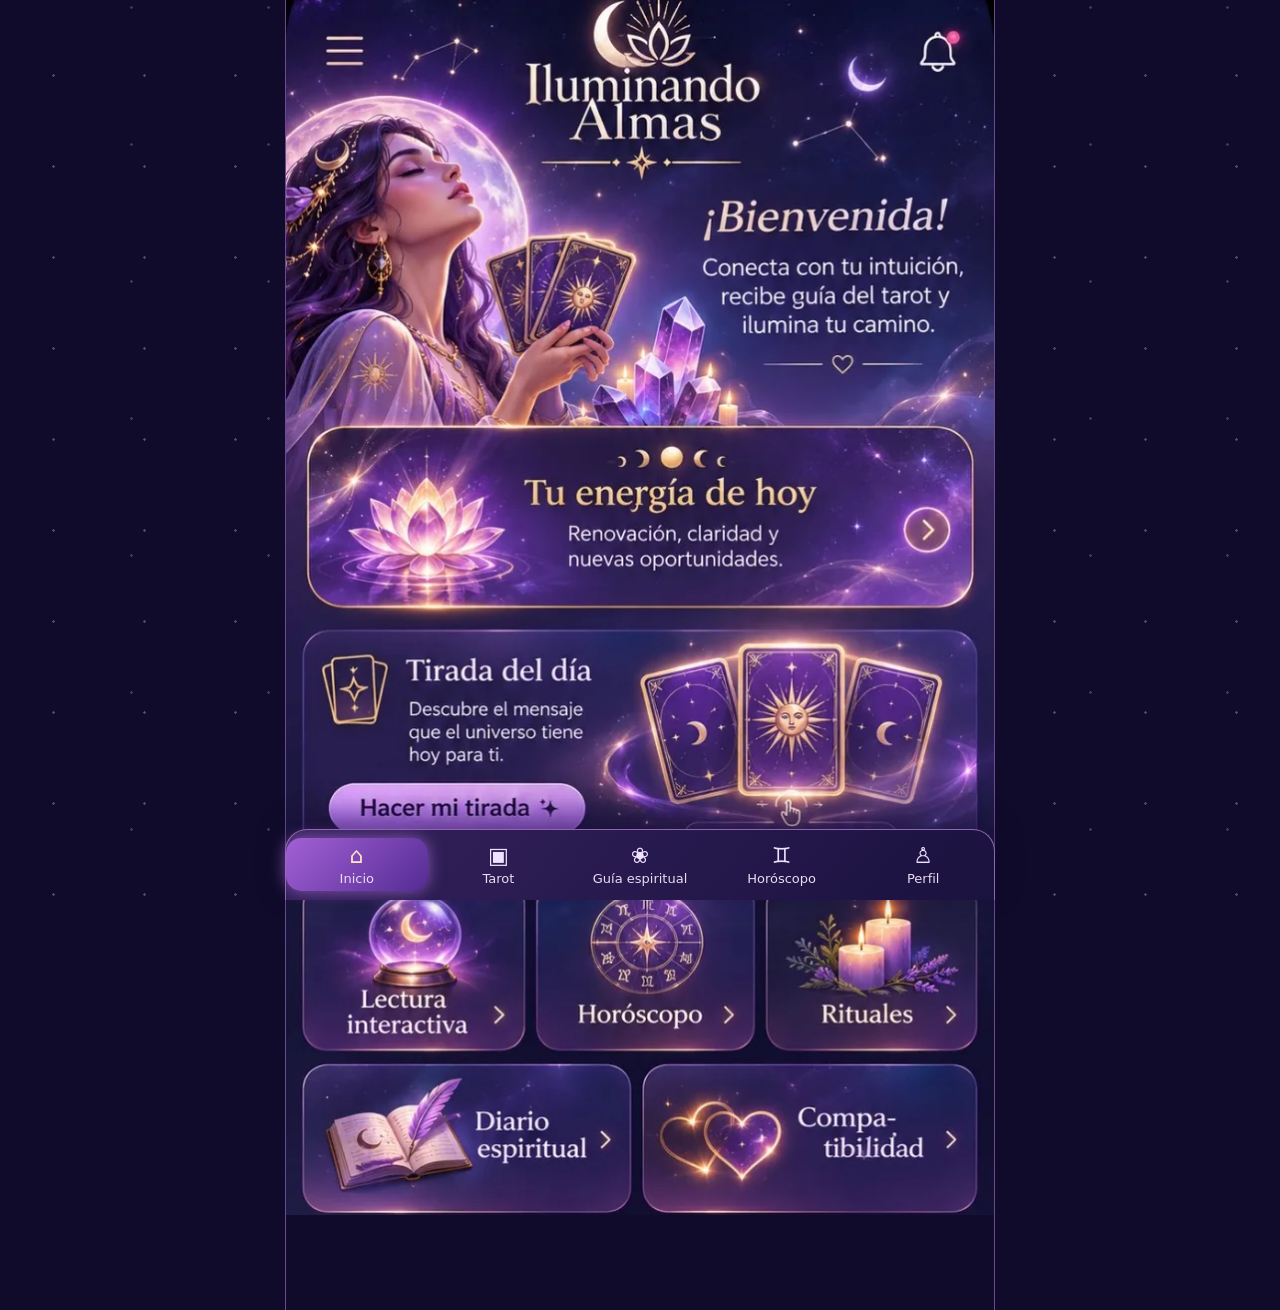
<file: index.html>
<!doctype html><html lang="es-AR"><head><meta charset="utf-8"><meta name="viewport" content="width=device-width,initial-scale=1,viewport-fit=cover"><meta name="theme-color" content="#17113c"><meta name="description" content="Iluminando Almas: Tarot de Marsella, rituales simbólicos, diario espiritual y horóscopo recreativo"><link rel="manifest" href="manifest.webmanifest"><link rel="icon" href="assets/icon.svg"><title>Iluminando Almas</title><link rel="stylesheet" href="styles.css?v=portada-exacta-20261110-v6"><link rel="preload" as="image" href="assets/home-official.webp?v=portada-exacta-20261110-v6"></head><body>
<header class="top"><button class="plain" id="back" aria-label="Volver">☰</button><div class="brand">☾ <span>Iluminando Almas</span> ☽</div><button class="plain" id="cartBtn" aria-label="Ver carrito">🛒<small id="cartCount"></small></button></header>
<main id="app" tabindex="-1"></main><nav class="bottom" aria-label="Navegación principal"><button data-page="home">⌂<span>Inicio</span></button><button data-page="tarot">▣<span>Tarot</span></button><button data-page="rituals">❀<span>Guía espiritual</span></button><button data-page="horoscope">♊<span>Horóscopo</span></button><button data-page="profile">♙<span>Perfil</span></button></nav>
<div id="toast" role="status" aria-live="polite"></div><script src="app.js?v=portada-exacta-20261110-v6" defer></script></body></html>
</file>
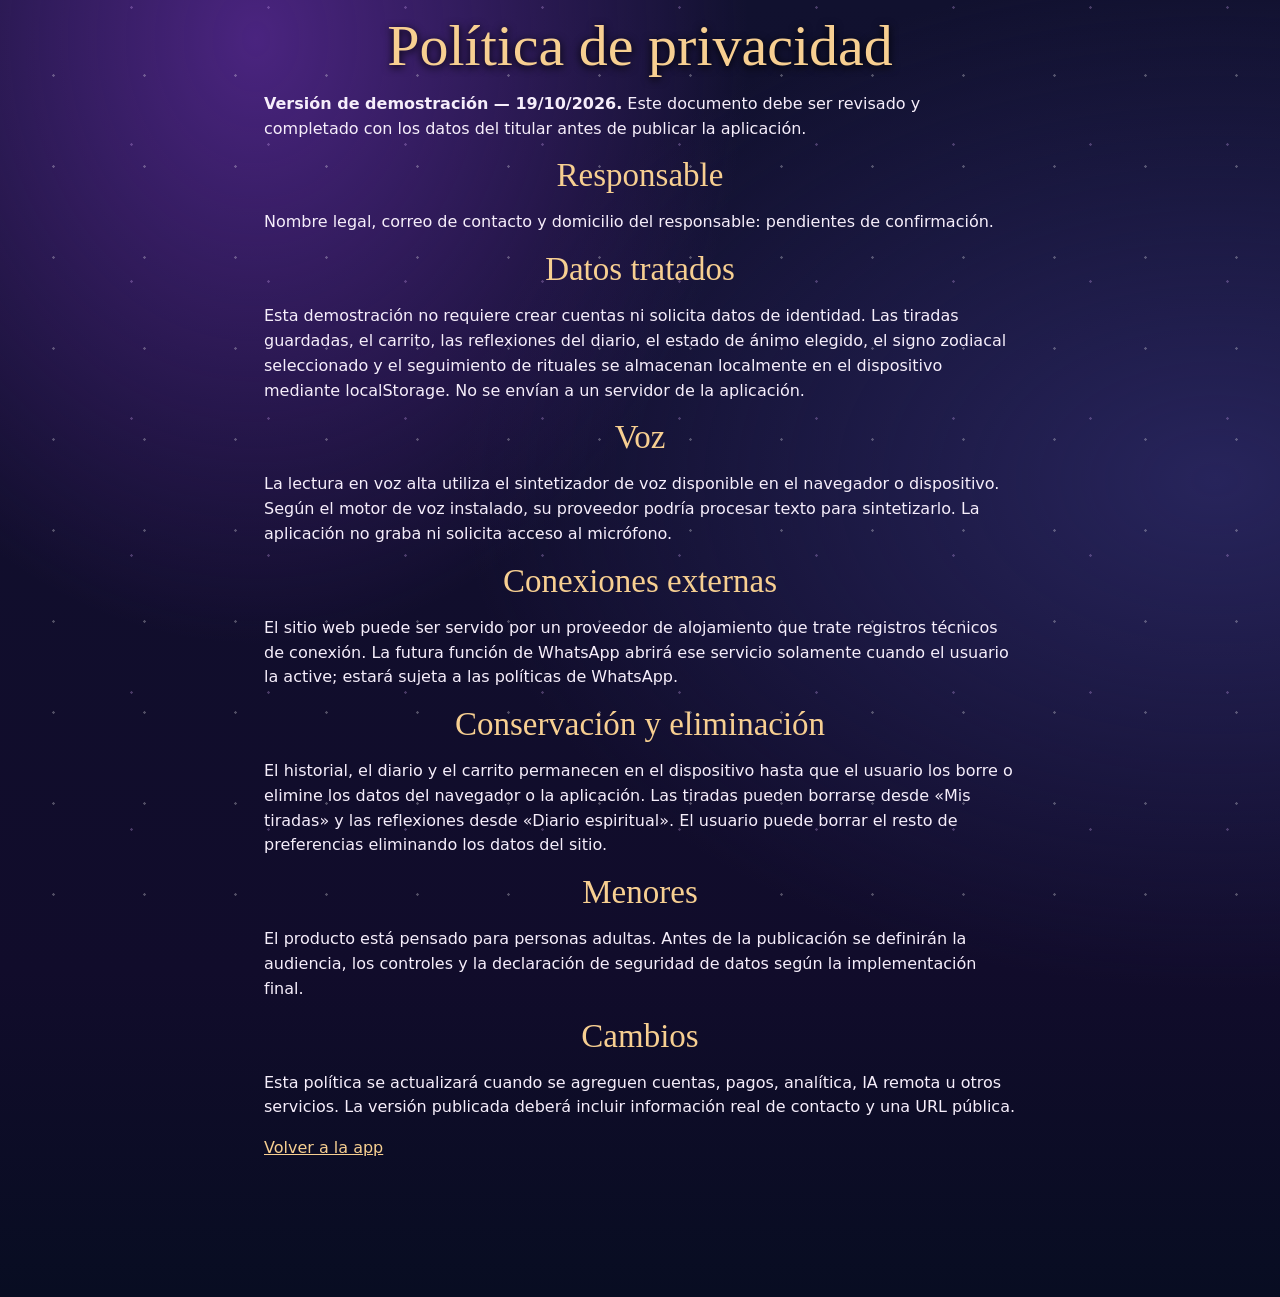
<file: privacy.html>
<!doctype html><html lang="es-AR"><meta charset="utf-8"><meta name="viewport" content="width=device-width,initial-scale=1"><title>Privacidad | Iluminando Almas</title><link rel="stylesheet" href="styles.css"><main><h1>Política de privacidad</h1><p><strong>Versión de demostración — 19/10/2026.</strong> Este documento debe ser revisado y completado con los datos del titular antes de publicar la aplicación.</p><h2>Responsable</h2><p>Nombre legal, correo de contacto y domicilio del responsable: pendientes de confirmación.</p><h2>Datos tratados</h2><p>Esta demostración no requiere crear cuentas ni solicita datos de identidad. Las tiradas guardadas, el carrito, las reflexiones del diario, el estado de ánimo elegido, el signo zodiacal seleccionado y el seguimiento de rituales se almacenan localmente en el dispositivo mediante localStorage. No se envían a un servidor de la aplicación.</p><h2>Voz</h2><p>La lectura en voz alta utiliza el sintetizador de voz disponible en el navegador o dispositivo. Según el motor de voz instalado, su proveedor podría procesar texto para sintetizarlo. La aplicación no graba ni solicita acceso al micrófono.</p><h2>Conexiones externas</h2><p>El sitio web puede ser servido por un proveedor de alojamiento que trate registros técnicos de conexión. La futura función de WhatsApp abrirá ese servicio solamente cuando el usuario la active; estará sujeta a las políticas de WhatsApp.</p><h2>Conservación y eliminación</h2><p>El historial, el diario y el carrito permanecen en el dispositivo hasta que el usuario los borre o elimine los datos del navegador o la aplicación. Las tiradas pueden borrarse desde «Mis tiradas» y las reflexiones desde «Diario espiritual». El usuario puede borrar el resto de preferencias eliminando los datos del sitio.</p><h2>Menores</h2><p>El producto está pensado para personas adultas. Antes de la publicación se definirán la audiencia, los controles y la declaración de seguridad de datos según la implementación final.</p><h2>Cambios</h2><p>Esta política se actualizará cuando se agreguen cuentas, pagos, analítica, IA remota u otros servicios. La versión publicada deberá incluir información real de contacto y una URL pública.</p><p><a class="link" href="./">Volver a la app</a></p></main></html>
</file>
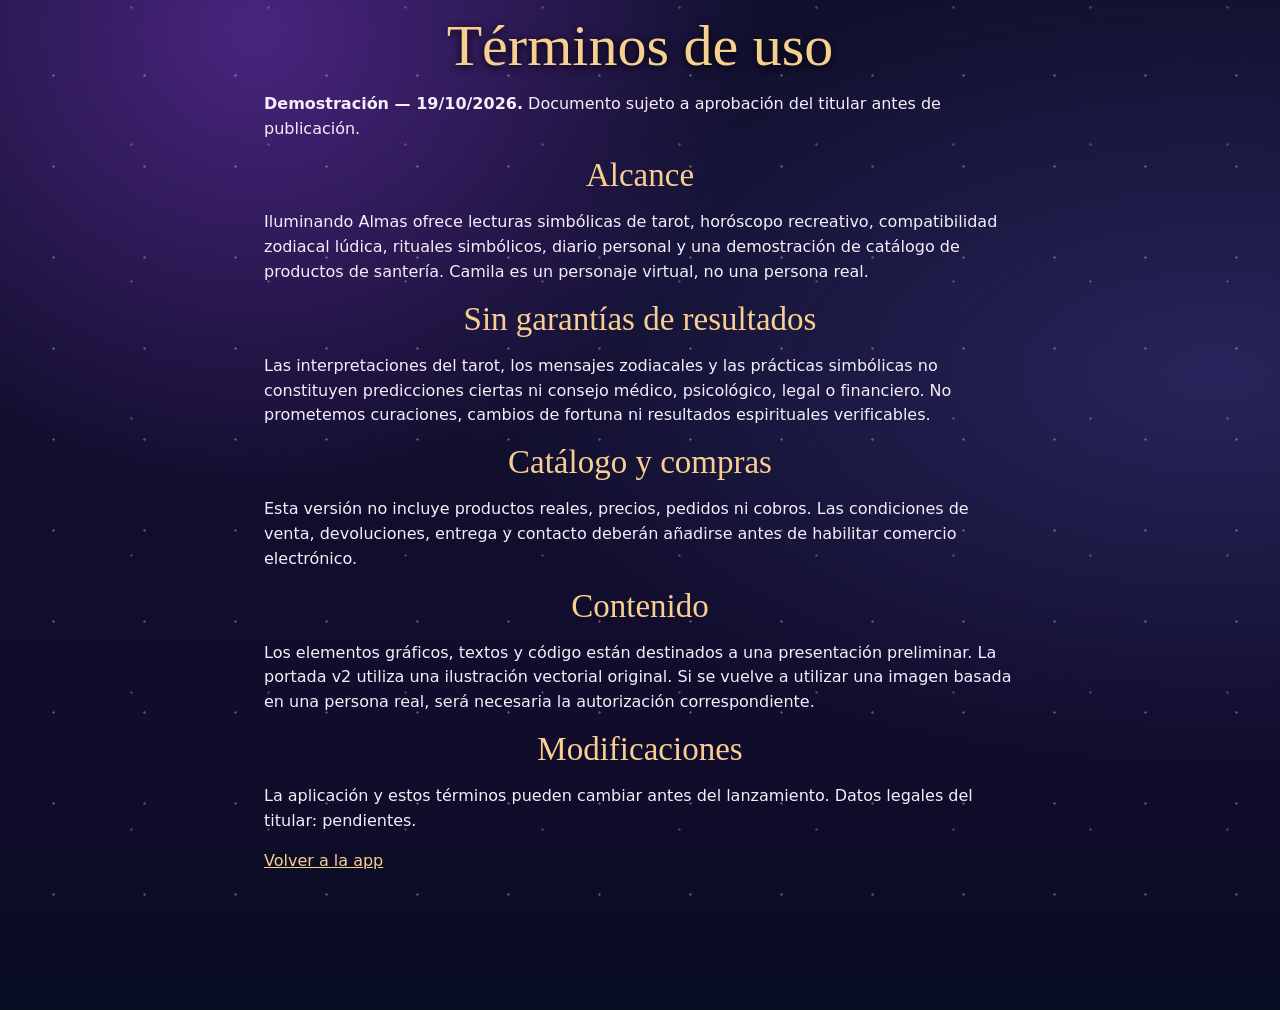
<file: terms.html>
<!doctype html><html lang="es-AR"><meta charset="utf-8"><meta name="viewport" content="width=device-width,initial-scale=1"><title>Términos | Iluminando Almas</title><link rel="stylesheet" href="styles.css"><main><h1>Términos de uso</h1><p><strong>Demostración — 19/10/2026.</strong> Documento sujeto a aprobación del titular antes de publicación.</p><h2>Alcance</h2><p>Iluminando Almas ofrece lecturas simbólicas de tarot, horóscopo recreativo, compatibilidad zodiacal lúdica, rituales simbólicos, diario personal y una demostración de catálogo de productos de santería. Camila es un personaje virtual, no una persona real.</p><h2>Sin garantías de resultados</h2><p>Las interpretaciones del tarot, los mensajes zodiacales y las prácticas simbólicas no constituyen predicciones ciertas ni consejo médico, psicológico, legal o financiero. No prometemos curaciones, cambios de fortuna ni resultados espirituales verificables.</p><h2>Catálogo y compras</h2><p>Esta versión no incluye productos reales, precios, pedidos ni cobros. Las condiciones de venta, devoluciones, entrega y contacto deberán añadirse antes de habilitar comercio electrónico.</p><h2>Contenido</h2><p>Los elementos gráficos, textos y código están destinados a una presentación preliminar. La portada v2 utiliza una ilustración vectorial original. Si se vuelve a utilizar una imagen basada en una persona real, será necesaria la autorización correspondiente.</p><h2>Modificaciones</h2><p>La aplicación y estos términos pueden cambiar antes del lanzamiento. Datos legales del titular: pendientes.</p><p><a class="link" href="./">Volver a la app</a></p></main></html>
</file>
<file: styles.css>
:root{color-scheme:dark;--bg:#10070c;--panel:#1c0c12;--panel2:#290a13;--red:#ad1030;--gold:#e4bd73;--soft:#c7b7b5;--line:#76502f}*{box-sizing:border-box}html{background:#0a0608}body{margin:0;background:radial-gradient(ellipse at top,#35101b 0,#10070c 54%);color:#f7e8d7;font-family:Georgia,'Times New Roman',serif;min-height:100dvh}button,input,textarea,select{font:inherit}button{cursor:pointer}button:focus-visible,input:focus-visible,textarea:focus-visible{outline:2px solid var(--gold);outline-offset:2px}.top{height:64px;position:sticky;top:0;z-index:10;background:#11070dec;border-bottom:1px solid #6c3e30;display:flex;align-items:center;justify-content:space-between;padding:0 14px;backdrop-filter:blur(10px)}.brand{text-align:center;font-size:clamp(16px,4.6vw,24px);color:var(--gold);font-weight:bold;letter-spacing:.2px}.brand span{font-variant:small-caps}.plain{background:none;border:0;color:var(--gold);font-size:23px;min-width:42px;min-height:44px}.plain small{font-size:11px}main{max-width:760px;margin:auto;padding:16px 16px 110px;min-height:calc(100dvh - 130px)}.bottom{position:fixed;bottom:0;left:0;right:0;display:flex;z-index:10;justify-content:space-around;background:#14090ff2;border-top:1px solid var(--line);padding:6px 0 max(6px,env(safe-area-inset-bottom));backdrop-filter:blur(10px)}.bottom button{color:var(--gold);background:none;border:0;display:flex;flex-direction:column;align-items:center;gap:3px;font-size:23px;min-width:65px}.bottom span{font:12px system-ui;color:#e5d1bb}.hero{min-height:440px;position:relative;overflow:hidden;border:1px solid #7b3d36;border-radius:22px;background:linear-gradient(0deg,#10070c 1%,transparent 75%),url('assets/camila.png') center 18%/cover;box-shadow:0 12px 40px #0009}.hero::after{content:'✦  ☾  ✦';position:absolute;top:12px;right:18px;color:var(--gold);text-shadow:0 0 15px #eaaa45}.hero-content{position:absolute;bottom:0;left:0;right:0;text-align:center;padding:30px 16px 20px;background:linear-gradient(transparent,#10070cf7 45%)}h1,h2,h3{color:var(--gold);font-weight:normal;text-align:center}h1{font-size:37px;margin:0 0 6px;text-shadow:0 2px 8px #000}h2{font-size:29px;margin:12px 0 18px}h3{font-size:22px;margin:8px 0}p{line-height:1.55}.subtitle{color:#ead1ae;text-align:center}.muted{color:var(--soft);font-size:14px}.center{text-align:center}.panel{background:linear-gradient(155deg,#2b1019,#16090e);border:1px solid #684133;border-radius:16px;padding:16px;margin:12px 0;box-shadow:inset 0 0 24px #0003}.btn{display:inline-flex;align-items:center;justify-content:center;gap:8px;min-height:47px;border:1px solid #d3a45a;border-radius:12px;background:linear-gradient(120deg,#770c24,#b30e30,#660b1f);color:#fff0d3;padding:12px 18px;font-weight:bold;text-decoration:none;text-align:center}.btn.secondary{background:#1d0e15;color:var(--gold)}.btn:disabled{opacity:.45;cursor:not-allowed}.wide{width:100%}.actions{display:grid;grid-template-columns:repeat(2,minmax(0,1fr));gap:12px;margin:15px 0}.tile{min-height:110px;border:1px solid #94623d;border-radius:13px;background:linear-gradient(145deg,#37111e,#15090f);color:var(--gold);font-size:19px;display:flex;flex-direction:column;align-items:center;justify-content:center;gap:8px}.tile b{font-size:28px}.listbtn{width:100%;display:flex;justify-content:space-between;align-items:center;gap:14px;text-align:left;border:1px solid #9b3842;border-radius:13px;background:linear-gradient(120deg,#3c0b1b,#190a10);padding:14px;margin:10px 0;color:#f6e3d0}.listbtn small{display:block;color:#d6bba8;margin-top:5px}.glow{color:var(--gold);text-shadow:0 0 13px #dd7e26}.cardrow{display:flex;gap:9px;justify-content:center;flex-wrap:wrap;margin:20px 0}.tarotcard{position:relative;width:min(29%,150px);min-width:92px;aspect-ratio:2/3.3;border-radius:10px;border:3px double #e1ad5b;background:radial-gradient(circle at center,#8e182c,#210911 68%);box-shadow:0 7px 18px #0009;display:flex;align-items:center;justify-content:center;flex-direction:column;color:var(--gold);padding:5px;transition:transform .4s}.tarotcard.back{font-size:43px}.tarotcard.back:hover{transform:translateY(-8px)}.tarotcard.revealed{background:linear-gradient(160deg,#ecd8a4,#a97745);color:#241019}.tarotcard .symbol{font-size:45px}.tarotcard .name{font-weight:bold;font-size:clamp(12px,2.8vw,17px);text-align:center}.tarotcard .pos{font-size:11px;text-align:center}.field{display:block;width:100%;padding:12px 14px;border:1px solid #7c5848;border-radius:10px;background:#140a0f;color:#fff;margin:10px 0;font-size:16px}.chips{display:flex;flex-wrap:wrap;gap:7px;margin:10px 0}.chip{border:1px solid #855c45;border-radius:18px;background:#210e17;color:#ead4b8;padding:9px 12px}.chip.active{background:#a7112f;color:white}.product{display:flex;gap:13px;align-items:center}.product-art{width:80px;height:90px;flex-shrink:0;border-radius:12px;border:1px solid var(--line);background:radial-gradient(circle,#6e2530,#190c12);display:grid;place-items:center;font-size:39px}.product-body{flex:1;min-width:0}.product-body h3{text-align:left;font-size:18px}.price{color:var(--gold);font-weight:bold}.smallbtn{background:#760e28;color:#fff;border:1px solid #aa5a4a;border-radius:8px;padding:8px 11px}.notice{border-left:3px solid var(--gold);padding:12px;background:#27141a;color:#e5cdbb;font-size:14px}.empty{text-align:center;padding:24px;color:var(--soft)}.section-title{margin-top:26px}.speak{display:flex;align-items:center;justify-content:center;gap:12px}.float{animation:float 4s ease-in-out infinite}.flame{animation:glow 2s ease-in-out infinite alternate}@keyframes float{50%{transform:translateY(-7px)}}@keyframes glow{to{filter:drop-shadow(0 0 16px #ffab42)}}#toast{position:fixed;bottom:83px;left:50%;transform:translateX(-50%);max-width:90%;background:#36202a;border:1px solid var(--gold);border-radius:10px;padding:10px 18px;z-index:20;display:none;text-align:center}.link{color:var(--gold)}.row{display:flex;align-items:center;justify-content:space-between;gap:8px}.divider{height:1px;background:#624337;margin:18px 0}@media(min-width:650px){.hero{min-height:520px;background-size:cover;background-position:center 28%}.actions{grid-template-columns:repeat(3,1fr)}.product-art{width:100px;height:105px}}


/* v2 · Celestial visual system */
:root{--bg:#100d2b;--panel:#231444;--panel2:#39215d;--gold:#f7cf91;--soft:#dbcfeb;--line:#9875b7;--lavender:#ba8ff6;--red:#9e5be6}
html{background:#0a0921;scroll-behavior:smooth}
body{background:radial-gradient(ellipse at 20% 3%,#4a247f 0%,transparent 34%),radial-gradient(ellipse at 95% 37%,#27245b 0%,transparent 44%),linear-gradient(180deg,#11112f,#110c2b 75%,#080d22);color:#f6eefb;font-family:system-ui,-apple-system,'Segoe UI',sans-serif}
body::before{content:"";position:fixed;inset:0;pointer-events:none;opacity:.27;background-image:radial-gradient(#fff 1px,transparent 1.5px),radial-gradient(#deb2ff 1px,transparent 1.5px);background-size:91px 91px,137px 137px;background-position:8px 30px,63px 76px}
h1,h2,h3,.brand,.eyebrow{font-family:Georgia,'Times New Roman',serif}
.top{height:70px;background:#100e2ce8;border-bottom:1px solid #b388bd70;box-shadow:0 6px 22px #0002}
.brand{font-size:clamp(18px,5vw,25px);letter-spacing:.5px;text-shadow:0 0 13px #ffbdef65}
.brand span{font-variant:normal}.plain{color:#f9d69f}
main{max-width:780px;padding:16px 14px 120px}
h1{font-size:clamp(37px,9vw,58px);line-height:1.03}
h2{font-size:clamp(24px,6vw,33px);margin:8px 0 14px}
h3{font-size:23px}
.subtitle{color:#e0cbe8}
.panel{background:linear-gradient(143deg,#38215bcf,#22133fef);border:1px solid #b68ac39c;border-radius:22px;box-shadow:inset 0 1px #f0cafa1c,0 12px 35px #0303153d}
.btn{border-radius:100px;border:1px solid #ffe0b5;background:linear-gradient(120deg,#d7a3fd,#8b55ce 70%,#a66add);color:#1d1038;box-shadow:inset 0 2px #fff6,0 5px 26px #a85efa66;font-weight:750;min-height:52px}
.btn:hover,.tile:hover,.portal:hover{filter:brightness(1.1);transform:translateY(-2px)}
.btn.secondary{background:#2c1c4b;color:#ffe0bc;box-shadow:none}
.btn:disabled{opacity:.5}
.bottom{border:1px solid #9578ac9c;border-bottom:0;border-radius:22px 22px 0 0;max-width:780px;margin:auto;background:#1c143af5;box-shadow:0 -8px 30px #08061566;padding:8px 0 max(9px,env(safe-area-inset-bottom))}
.bottom button{min-width:0;flex:1;font-size:22px;color:#d2bbf9;padding:5px 2px;border-radius:15px}
.bottom button:hover,.bottom button:focus-visible{background:#7145a05c;color:#ffdbb0}
.bottom span{color:#e8ddfa;font-size:clamp(10px,2.8vw,13px)}
.cosmic-hero{height:clamp(340px,85vw,510px);border:1px solid #ebc39f9c;border-radius:28px;position:relative;overflow:hidden;background:radial-gradient(circle at 26% 30%,#b879d7 0,transparent 31%),linear-gradient(150deg,#351c70,#130e32 70%);box-shadow:inset 0 0 80px #f7b9ff22,0 16px 40px #0005}
.cosmic-hero::before{content:"";position:absolute;inset:0;background:url('assets/hero-celestial.svg') center / cover no-repeat;animation:celestial-enter 1s ease-out both}
.cosmic-hero::after{content:"";position:absolute;bottom:0;left:0;right:0;height:63%;background:linear-gradient(transparent,#151033 89%)}
.hero-caption{position:absolute;bottom:15px;right:10px;width:64%;text-align:center;z-index:1;text-shadow:0 3px 12px #050313}
.hero-caption h1{color:#ffe2af}
.hero-caption p{font-size:clamp(13px,3.1vw,18px);line-height:1.4;margin:10px auto;max-width:330px}
.eyebrow{font-size:12px;color:#ffdba7;letter-spacing:1.5px;text-align:center;display:block;text-transform:uppercase}
.featured-energy{text-align:center;margin-top:16px;background:radial-gradient(ellipse at left,#7247a566,transparent 70%),linear-gradient(115deg,#312258,#3c2163)}
.featured-energy h2{color:#ffe1ad}
.featured-energy p{margin:8px auto;max-width:530px}
.featured-energy strong{color:#f3d9ff}
.featured-energy small{color:#cfbce5}
.daily-draw{display:grid;grid-template-columns:1fr .7fr;gap:8px;align-items:center;padding:22px 20px;margin-top:16px;overflow:hidden}
.daily-draw h2,.daily-draw p{text-align:left}.daily-draw h2{margin:6px 0}.daily-draw .eyebrow{text-align:left}.daily-draw p{color:#e7d5f3;font-size:14px}
.daily-draw .btn{margin-top:10px}
.mini-spread{display:flex;align-items:center;justify-content:center;min-height:160px;padding:10px 4px}
.mini-spread span{flex:0 0 40%;margin-left:-17%;display:grid;place-items:center;font-family:Georgia,serif;font-size:36px;aspect-ratio:2/3.1;color:#f8ce91;border-radius:11px;border:3px double #edc686;background:linear-gradient(155deg,#5e378c,#1c1450);box-shadow:0 3px 20px #b482fc88,inset 0 0 0 5px #3d246b;transform:rotate(-14deg)}
.mini-spread span:nth-child(2){z-index:1;transform:translateY(-12px);background:linear-gradient(135deg,#8651a9,#222065)}
.mini-spread span:nth-child(3){transform:rotate(14deg)}
.section-title{margin:25px 0 14px}
.celestial-grid{display:grid;grid-template-columns:repeat(2,minmax(0,1fr));gap:12px}
.portal{min-height:155px;background:radial-gradient(circle at 40% 0%,#8953b055,transparent 68%),linear-gradient(155deg,#3a225d,#211740);border:1px solid #c28fc4;border-radius:20px;box-shadow:inset 0 1px #ffdeea44,0 8px 24px #03021555;color:#fcebd8;padding:16px 12px;display:flex;align-items:center;justify-content:center;gap:5px;flex-direction:column;transition:transform .2s}
.portal b{font:50px Georgia;color:#ffdcb6;text-shadow:0 0 24px #b88aff}
.portal strong{font-family:Georgia,serif;font-size:18px;font-weight:normal}
.portal small{color:#dfcdea;font-size:12px}
.listbtn{background:linear-gradient(125deg,#493064,#251842);border-color:#a583c4;color:#fcebd7}
.listbtn small{color:#dccce6}
.tarotcard{background:radial-gradient(circle,#60418d,#1d164d);border-color:#eac890;color:#ffe0ae}
.tarotcard.revealed{background:linear-gradient(155deg,#fae9ca,#c9a4d2);color:#26163d}
.marseille-face{border-radius:8px;min-height:165px}
.marseille-label{font-size:8px;letter-spacing:1px;text-align:center}
.deck-scroll{overflow-x:auto;scroll-snap-type:x proximity;padding:22px 8px}
.deck-fan{display:flex;min-width:max-content;padding:3px 0 12px}
.fan-card{scroll-snap-align:center;position:relative;flex:0 0 75px;height:145px;margin-right:-36px;transform:rotate(-4deg);border-radius:9px;border:2px double #edcb92;background:radial-gradient(circle at center,#8651a7,#221443);color:#ffdb98;box-shadow:0 7px 18px #04010f8f;transition:transform .2s}
.fan-card:hover,.fan-card.selected{transform:translateY(-16px) rotate(0deg);z-index:2}
.fan-card.selected{background:linear-gradient(145deg,#bc8fd5,#533289)}
.fan-card:disabled{opacity:.5}
.fan-art{font-size:33px;display:grid;place-items:center}.fan-art small{font-size:18px}
.chosen-slots{display:flex;justify-content:center;gap:12px;margin:16px auto}
.chosen-slot{border:2px dashed #ba91cf;border-radius:14px;min-width:85px;min-height:122px;display:flex;align-items:center;justify-content:center;flex-direction:column;color:#f9dcb7;font-size:32px}
.chosen-slot small{font-size:12px}
.chip{border-color:#9b7ac1;border-radius:40px;background:#2b2048;color:#f1dcfa}
.chip.active,.ritual-tile.active{background:#8b58be;color:#fff;border-color:#f4cfb3}
.field{border-color:#aa88c7;background:#1c1439;color:#fff;border-radius:13px;resize:vertical}
.notice{background:#292042;border-left-color:#f5c18a;color:#dfd1e8;border-radius:8px}
.ritual-tiles{display:grid;grid-template-columns:repeat(3,minmax(0,1fr));gap:8px}
.ritual-tile{color:#ffe7cf;background:linear-gradient(145deg,#342257,#221b45);border:1px solid #9273b5;border-radius:16px;min-height:150px;padding:12px 6px;display:flex;flex-direction:column;align-items:center;gap:6px}
.ritual-tile b{font:34px Georgia;color:#f8d59e}
.ritual-tile strong{font:16px Georgia}
.ritual-tile small{font-size:11px;line-height:1.25;color:#e4d7eb}
.ritual-steps{padding-left:24px;line-height:1.7}
.ritual-steps li{padding:6px}
.mood-choices{display:flex;gap:7px;overflow:auto;padding:9px 0 15px;margin:4px 0}
.mood-choices .chip{white-space:nowrap;min-height:40px}
.diary-entry p{overflow-wrap:anywhere;white-space:pre-wrap}
.horoscope-panel{text-align:center}
.zodiac-wheel{width:150px;height:150px;margin:10px auto 20px;border-radius:50%;border:2px solid #e9bd92;display:grid;place-items:center;font-size:85px;color:#ffdb9e;box-shadow:0 0 40px #b477e088,inset 0 0 42px #6d46a766;position:relative}
.zodiac-wheel span{position:absolute;font-size:30px;color:#fff1c0}
.zodiac-pair{display:flex;align-items:center;gap:12px}
.zodiac-pair>div{flex:1;min-width:0}
.zodiac-pair>strong{font-size:32px;color:#ffd7b1}
.smallbtn{background:#5e408a;border-color:#b88cbd}
#toast{background:#362354;border-color:#f5d4a6}
@keyframes celestial-enter{from{opacity:0;transform:scale(1.06)}to{opacity:1;transform:scale(1)}}
@media(min-width:650px){.celestial-grid{grid-template-columns:repeat(3,1fr)}.cosmic-hero{height:500px}.hero-caption{right:6%;width:49%}}
@media(max-width:370px){.daily-draw{grid-template-columns:1fr}.mini-spread{min-height:120px}.ritual-tiles{grid-template-columns:1fr}.ritual-tile{min-height:80px}}
@media(prefers-reduced-motion:reduce){*,*::before,*::after{animation:none!important;transition:none!important}}

/* Tarot selection scene */
.camila-table{min-height:220px;border:1px solid #c99ac9;border-radius:22px;margin-bottom:18px;position:relative;overflow:hidden;background:linear-gradient(0deg,#140c32e6,transparent 90%),url('assets/hero-celestial.svg') 40% 35%/cover;box-shadow:0 12px 28px #0006}
.camila-table-caption{position:absolute;bottom:12px;left:12px;right:12px;display:flex;flex-direction:column;gap:4px;text-align:center;color:#fff8fa;text-shadow:0 2px 8px #09021f}
.camila-table-caption strong{color:#ffe1b4;font-family:Georgia,serif;font-size:22px}
.camila-table-caption span{font-size:13px}
@media(min-width:520px){.camila-table{min-height:300px}}


/* Portada oficial elegida por el propietario — fotografía original del diseño aprobado. */
body.official-home-active{background:#100b2a;}
body.official-home-active .top{display:none}
body.official-home-active main{padding:0 0 95px;max-width:710px}
.official-home{width:100%;max-width:710px;margin:auto;position:relative;overflow:hidden;background:#16112f}
.official-home img{width:100%;height:auto;display:block;user-select:none;-webkit-user-drag:none}
.official-hit{position:absolute;display:block;border:0;border-radius:12px;background:transparent;touch-action:manipulation;cursor:pointer;z-index:2}
.official-hit:focus-visible{outline:3px solid #ffe8c4;outline-offset:-4px;background:#f7d4a31f}
.official-hit:active{background:#e8bd9b2f;box-shadow:inset 0 0 18px #ffe5be3d}
.sr-only{position:absolute!important;width:1px!important;height:1px!important;padding:0!important;margin:-1px!important;overflow:hidden!important;clip:rect(0,0,0,0)!important;white-space:nowrap!important;border:0!important}
body.official-home-active .bottom{max-width:710px;background:linear-gradient(130deg,#34215c,#1a123f);border-color:#8e66b0;border-radius:22px 22px 0 0;box-shadow:0 -9px 28px #12082e7a}
body.official-home-active .bottom button{color:#efe1ff;opacity:1!important}
body.official-home-active .bottom button[data-page="home"]{background:linear-gradient(135deg,#a360d6,#542c93);box-shadow:0 0 16px #ad70d5b5;color:#ffe1c4}
body.official-home-active .bottom span{color:#eadcf3}
.camila-table{background-image:linear-gradient(0deg,#160f38ed,transparent 83%),url('assets/home-official.webp');background-position:center bottom,center top}
@media(min-width:710px){body.official-home-active main{border-left:1px solid #694c8b;border-right:1px solid #694c8b}}
</file>
